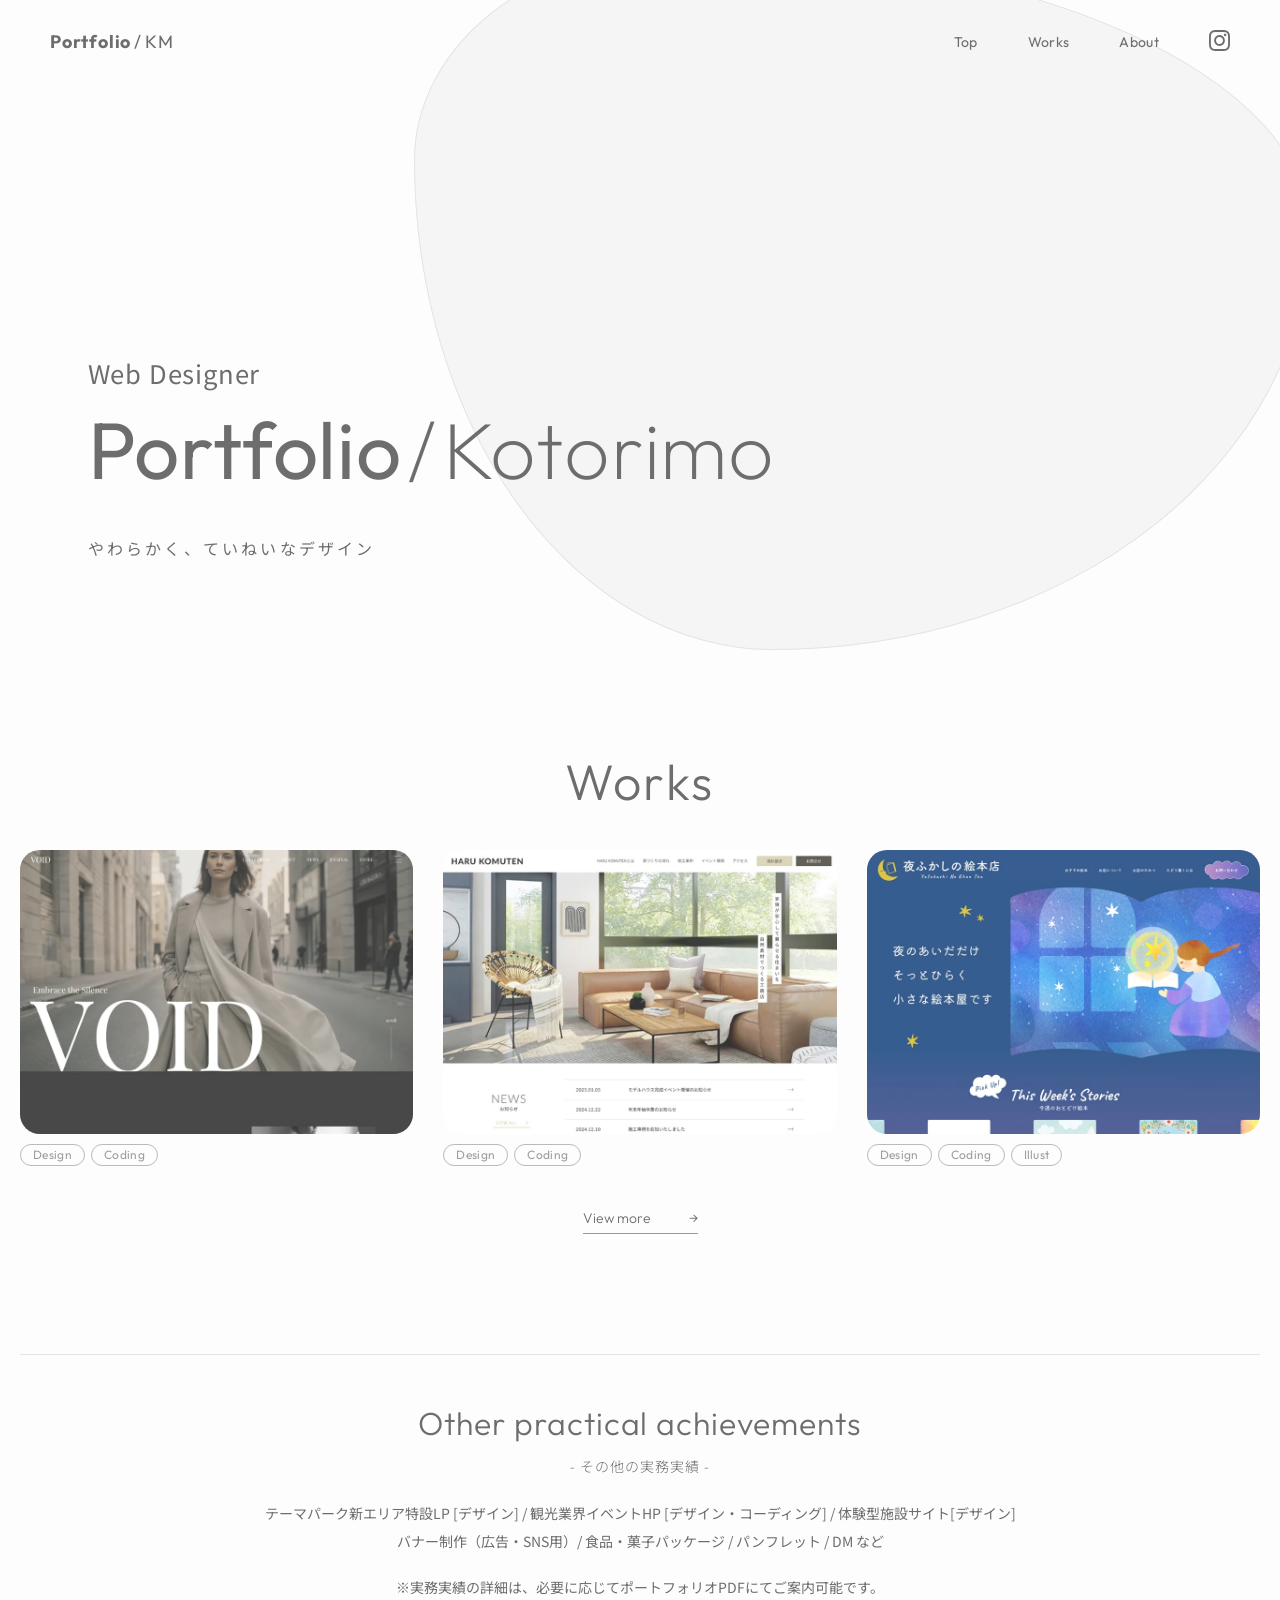
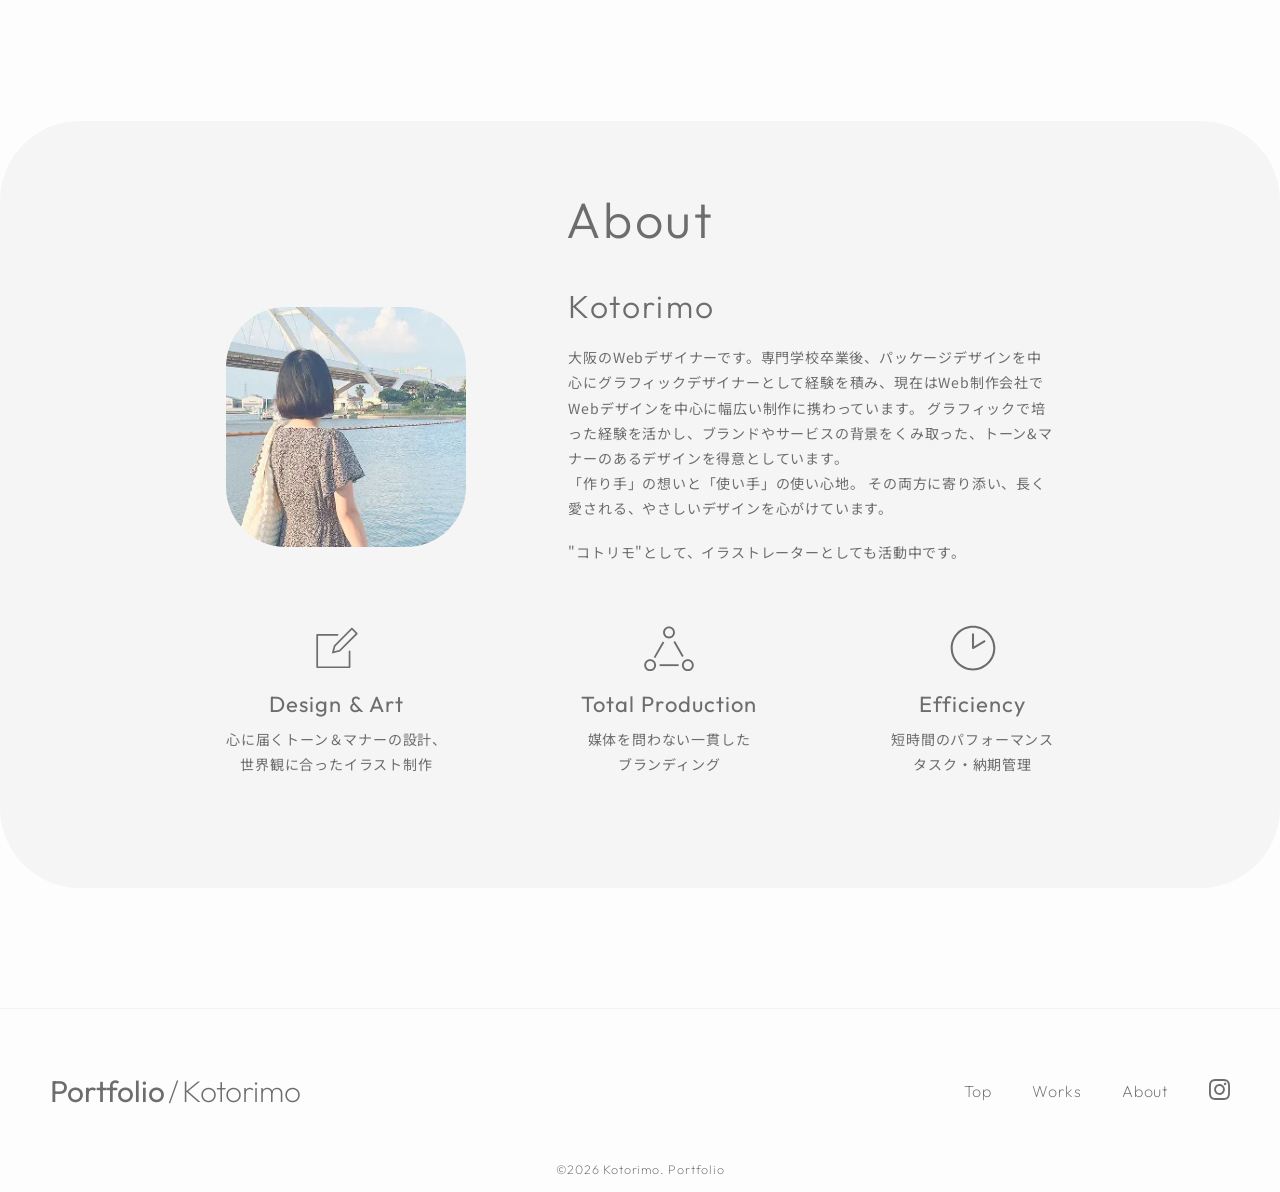
<file: index.html>
<!DOCTYPE html>
<html lang="ja">
<head>
    <meta charset="UTF-8">
    <meta name="viewport" content="width=device-width, initial-scale=1.0">
    <title>Portfolio/Kotorimo</title>
    <link rel="stylesheet" href="assets/css/reset.css">
    <link rel="stylesheet" href="assets/css/common.css">
    <link rel="canonical" href="https://moeko-design.github.io/portfolio/">
    <!-- OGP 基本 -->
    <meta property="og:title" content="Portfolio/Kotorimo" />
<meta property="og:description" content="大阪を拠点に活動するWebデザイナーKotorimoのポートフォリオ。Webデザイン、グラフィックデザイン、イラスト制作などを掲載しています。">    <meta property="og:type" content="website" />
    <meta property="og:url" content="https://moeko-design.github.io/portfolio/"/>
    <meta property="og:image" content="https://moeko-design.github.io/portfolio/assets/images/ogp.png" />
    <meta property="og:site_name" content="Portfolio/Kotorimo" />
    <meta name="description" content="大阪を拠点に活動するWebデザイナーKotorimoのポートフォリオ。Webデザイン、グラフィックデザイン、イラスト制作などの実績・自主制作を掲載しています。">
    <!--favicon-->
    <link rel="icon" href="assets/images/favicon.ico" id="favicon">
    <link rel="apple-touch-icon" sizes="180x180" href="assets/images/favicon180x180.png">
    <!--Google Font-->
    <link rel="preconnect" href="https://fonts.googleapis.com">
    <link rel="preconnect" href="https://fonts.gstatic.com" crossorigin>
    <link href="https://fonts.googleapis.com/css2?family=Outfit:wght@200;300;400&family=Noto+Sans+JP:wght@400&display=swap" rel="stylesheet">
    <!--Google Console-->
    <meta name="google-site-verification" content="6K4Z1dsUZo3_PM3ZOLrh1gN17eTgrgdVkQCW3r9zL08" />
</head>
<body>
    <header class="header">
        <div class="header__logo">
            <a href="#fv"><strong>Portfolio</strong><span>/</span>KM</a>
        </div>
        <nav class="header__nav">
            <ul class="header__list">
                <li class="header__item"><a href="#fv">Top</a></li>
                <li class="header__item"><a href="works.html">Works</a></li>
                <li class="header__item"><a href="#about">About</a></li>
                <li><a href="https://www.instagram.com/kotori_mo_d" target="_blank" rel="noopener noreferrer"><img src="assets/images/insta.svg" alt="Instagram" loading="lazy"></a></li>
                <!--<li class="header__item"><a href="#">Contact</a></li>-->
            </ul>
        </nav>
    </header>
    <main>
        <section id="fv" class="fv">
            <div class="round-wrap">
                <div class="round"></div>
            </div>
            <div class="line_round-wrap">
                <div class="line_round"></div>
            </div>
            <div class="fv__inner">
                <div class="fv__title js-fv-title">
                    <p class="fv__job js-fv-item">Web Designer</p>
                    <h1 class="js-fv-item"><strong>Portfolio</strong><span>/</span><br class="sp_br">Kotorimo</h1>
                    <p class="js-fv-item">やわらかく、ていねいなデザイン</p>
                </div>
            </div>
        </section>
        <section id="works" class="works">
            <div class="works__inner">
                <h2 class="top_heading fade-in">Works</h2>
                <ul class="works__list">
                    <li class="works__item fade-in">
                        <a href="works_void.html" class="works__imgwrap">
                            <img src="assets/images/works_2.webp" alt="VOID" loading="lazy">
                        </a>
                        <ul class="works__tab_list">
                            <li class="works__tab_item">Design</li>
                            <li class="works__tab_item">Coding</li>
                        </ul>
                    </li>
                    <li class="works__item fade-in">
                        <a href="works_haru.html" class="works__imgwrap">
                            <img src="assets/images/works_1.webp" alt="HARU KOMUTEN" loading="lazy">
                        </a>
                        <ul class="works__tab_list">
                            <li class="works__tab_item">Design</li>
                            <li class="works__tab_item">Coding</li>
                        </ul>
                    </li>
                    <li class="works__item fade-in">
                        <a href="works_yofukashi.html" class="works__imgwrap">
                            <img src="assets/images/works_3.webp" alt="夜更かし絵本店" loading="lazy">
                        </a>
                        <ul class="works__tab_list">
                            <li class="works__tab_item">Design</li>
                            <li class="works__tab_item">Coding</li>
                            <li class="works__tab_item">Illust</li>
                        </ul>
                    </li>
                </ul>
                <div class="work-nav">
                    <a href="works.html" class="work-next">
                        <span class="work-next__text">View more</span>
                        <span class="work-next__arrow">→</span>
                    </a>
                </div>
                <div class="works__other fade-in">
                    <h3 >Other practical achievements<br><span>- その他の実務実績 -</span></h3>
                    <p>テーマパーク新エリア特設LP [デザイン]<span> / </span><br class="sp_br">観光業界イベントHP [デザイン・コーディング]<span> / </span><br class="sp_br">体験型施設サイト[デザイン]</p>
                    <p>バナー制作（広告・SNS用）<span>/ </span><br class="sp_br">食品・菓子パッケージ<span> / </span><br class="sp_br">パンフレット / DM など</p>
                    <br><p>※実務実績の詳細は、必要に応じてポートフォリオPDFにてご案内可能です。</p>
                </div>
                <!--<a href="#" class="btn  fade-in">View More<span class="btn_arrow"></span></a>-->
            </div>
        </section>
        <section id="about" class="about">
            <h2 class="top_heading fade-in">About</h2>
            <div class="about__inner">
                <div class="about__profile">
                    <img src="assets/images/about_top.webp" alt="プロフィールイメージ"  class="about__img  fade-in" loading="lazy">
                    <div class=" fade-in">
                        <div class="about__name ">
                            <h3>Kotorimo</h3>
                        </div>
                        <p>大阪のWebデザイナーです。専門学校卒業後、パッケージデザインを中心にグラフィックデザイナーとして経験を積み、現在はWeb制作会社でWebデザインを中心に幅広い制作に携わっています。
                            グラフィックで培った経験を活かし、ブランドやサービスの背景をくみ取った、トーン&マナーのあるデザインを得意としています。</p>
                        <p>「作り手」の想いと「使い手」の使い心地。 その両方に寄り添い、長く愛される、やさしいデザインを心がけています。</p>
                        <br>
                        <p>"コトリモ"として、イラストレーターとしても活動中です。</p>
                    </div>
                </div>
                <div class="about__strengths">
                    <div class="fade-in">
                        <img src="assets/images/ta-icon1.svg" alt=""  class="about__icon" loading="lazy">
                        <h4>Design & Art</h4>
                        <p>心に届くトーン＆マナーの設計、<br>世界観に合ったイラスト制作</p>
                    </div>
                    <div class="fade-in">
                        <img src="assets/images/ta-icon2.svg" alt=""  class="about__icon" loading="lazy">
                        <h4>Total Production</h4>
                        <p>媒体を問わない一貫した<br>ブランディング</p>
                    </div>
                    <div class="fade-in">
                        <img src="assets/images/ta-icon3.svg" alt=""  class="about__icon" loading="lazy">
                        <h4>Efficiency</h4>
                        <p>短時間のパフォーマンス<br>タスク・納期管理</p>
                    </div>
                </div>
                <!--<a href="#" class="btn about__btn  fade-in">View More<span class="btn_arrow"></span></a>-->
            </div>
        </section>
        <!--<section id="contact" class="contact">
            <a class="contact__btn">Contact</a>
        </section>-->
    </main>
    <footer class="footer">
        <div class="footer__inner">
            <div class="footer__logo">
                <a href="#fv"><strong>Portfolio</strong><span>/</span>Kotorimo</a>
            </div>
            <nav class="footer__nav">
                <ul class="footer__list">
                    <li class="footer__item"><a href="#fv">Top</a></li>
                    <li class="footer__item"><a href="works.html">Works</a></li>
                    <li class="footer__item"><a href="#about">About</a></li>
                     <li><a href="https://www.instagram.com/kotori_mo_d" target="_blank" rel="noopener noreferrer"><img src="assets/images/insta.svg" alt="Instagram" loading="lazy"></a></li>
                    <!--<li class="footer__item"><a href="#">Contact</a></li>-->
                </ul>
            </nav>
        </div>
        <div class="copyright">&copy;2026 Kotorimo. Portfolio</div>
    </footer>
    <script src="https://code.jquery.com/jquery-3.6.0.min.js" defer></script>
    <script src="assets/js/script.js" defer></script>
</body>
</html>
</file>
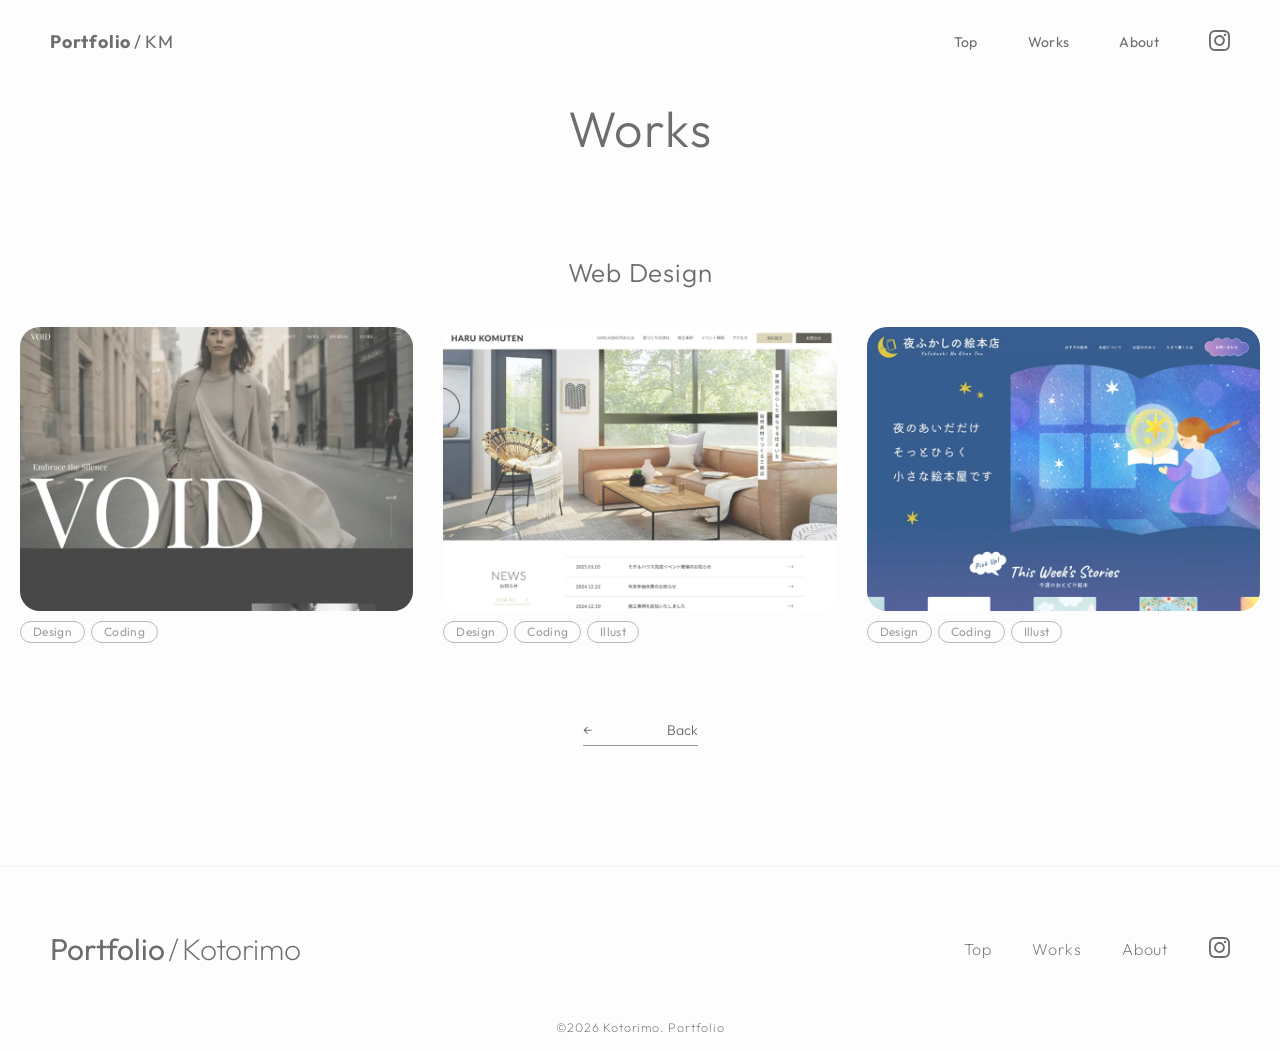
<file: works.html>
<!DOCTYPE html>
<html lang="ja">
<head>
    <meta charset="UTF-8">
    <meta name="viewport" content="width=device-width, initial-scale=1.0">
    <title>Portfolio/Kotorimo</title>
    <link rel="stylesheet" href="assets/css/reset.css">
    <link rel="stylesheet" href="assets/css/common.css">
    <link rel="canonical" href="https://moeko-design.github.io/portfolio/works.html">
    <!-- OGP 基本 -->
    <meta property="og:title" content="Portfolio/Kotorimo" />
<meta property="og:description" content="大阪を拠点に活動するWebデザイナーKotorimoのポートフォリオ。Webデザイン、グラフィックデザイン、イラスト制作などを掲載しています。">    <meta property="og:type" content="website" />
    <meta property="og:url" content="https://moeko-design.github.io/portfolio/works.html"/>
    <meta property="og:image" content="https://moeko-design.github.io/portfolio/assets/images/ogp.png" />
    <meta property="og:site_name" content="Portfolio/Kotorimo" />
    <meta name="description" content="大阪を拠点に活動するWebデザイナーKotorimoのポートフォリオ。Webデザイン、グラフィックデザイン、イラスト制作などの実績・自主制作を掲載しています。">
    <!--favicon-->
    <link rel="icon" href="assets/images/favicon.ico" id="favicon">
    <link rel="apple-touch-icon" sizes="180x180" href="assets/images/favicon180x180.png">
    <!--Google Font-->
    <link rel="preconnect" href="https://fonts.googleapis.com">
    <link rel="preconnect" href="https://fonts.gstatic.com" crossorigin>
    <link href="https://fonts.googleapis.com/css2?family=Outfit:wght@200;300;400&family=Noto+Sans+JP:wght@400&display=swap" rel="stylesheet">
    <!--Google Console-->
    <meta name="google-site-verification" content="6K4Z1dsUZo3_PM3ZOLrh1gN17eTgrgdVkQCW3r9zL08" />
</head>
<body>
    <header class="header">
        <div class="header__logo">
            <a href="index.html#fv"><strong>Portfolio</strong><span>/</span>KM</a>
        </div>
        <nav class="header__nav">
            <ul class="header__list">
                <li class="header__item"><a href="index.html#fv">Top</a></li>
                <li class="header__item"><a href="works.html">Works</a></li>
                <li class="header__item"><a href="index.html#about">About</a></li>
                <li><a href="https://www.instagram.com/kotori_mo_d" target="_blank" rel="noopener noreferrer"><img src="assets/images/insta.svg" alt="Instagram" loading="lazy"></a></li>
                <!--<li class="header__item"><a href="#">Contact</a></li>-->
            </ul>
        </nav>
    </header>
    <main>
        <section id="works" class="works">
            <div class="works__inner works__inner--workstop">
                <h2 class="works__heading">Works</h2>
                <h3 class="works__category">Web Design</h3>
                <ul class="works__list">
                    <li class="works__item">
                        <a href="works_void.html" class="works__imgwrap">
                            <img src="assets/images/works_2.webp" alt="VOID" loading="lazy">
                        </a>
                        <ul class="works__tab_list">
                            <li class="works__tab_item">Design</li>
                            <li class="works__tab_item">Coding</li>
                        </ul>
                    </li>
                    <li class="works__item">
                        <a href="works_haru.html" class="works__imgwrap">
                            <img src="assets/images/works_1.webp" alt="HARU KOMUTEN" loading="lazy">
                        </a>
                        <ul class="works__tab_list">
                            <li class="works__tab_item">Design</li>
                            <li class="works__tab_item">Coding</li>
                            <li class="works__tab_item">Illust</li>
                        </ul>
                    </li>
                    <li class="works__item">
                        <a href="works_yofukashi.html" class="works__imgwrap">
                            <img src="assets/images/works_3.webp" alt="夜更かし絵本店" loading="lazy">
                        </a>
                        <ul class="works__tab_list">
                            <li class="works__tab_item">Design</li>
                            <li class="works__tab_item">Coding</li>
                            <li class="works__tab_item">Illust</li>
                        </ul>
                    </li>
                </ul>
            <div class="work-nav work-nav--workstop">
            <a href="./" class="work-back">
                <span class="work-back__arrow">←</span>
                <span class="work-back__text">Back</span>
            </a>
        </div>
        </div>
        </section>
        
        <!--<section id="contact" class="contact">
            <a class="contact__btn">Contact</a>
        </section>-->
    </main>
    <footer class="footer">
        <div class="footer__inner">
            <div class="footer__logo">
                <a href="index.html#fv"><strong>Portfolio</strong><span>/</span>Kotorimo</a>
            </div>
            <nav class="footer__nav">
                <ul class="footer__list">
                    <li class="footer__item"><a href="index.html#fv">Top</a></li>
                    <li class="footer__item"><a href="works.html">Works</a></li>
                    <li class="footer__item"><a href="index.html#about">About</a></li>
                     <li><a href="https://www.instagram.com/kotori_mo_d" target="_blank" rel="noopener noreferrer"><img src="assets/images/insta.svg" alt="Instagram" loading="lazy"></a></li>
                    <!--<li class="footer__item"><a href="#">Contact</a></li>-->
                </ul>
            </nav>
        </div>
        <div class="copyright">&copy;2026 Kotorimo. Portfolio</div>
    </footer>
    <script src="https://code.jquery.com/jquery-3.6.0.min.js" defer></script>
    <script src="assets/js/script.js" defer></script>
</body>
</html>
</file>
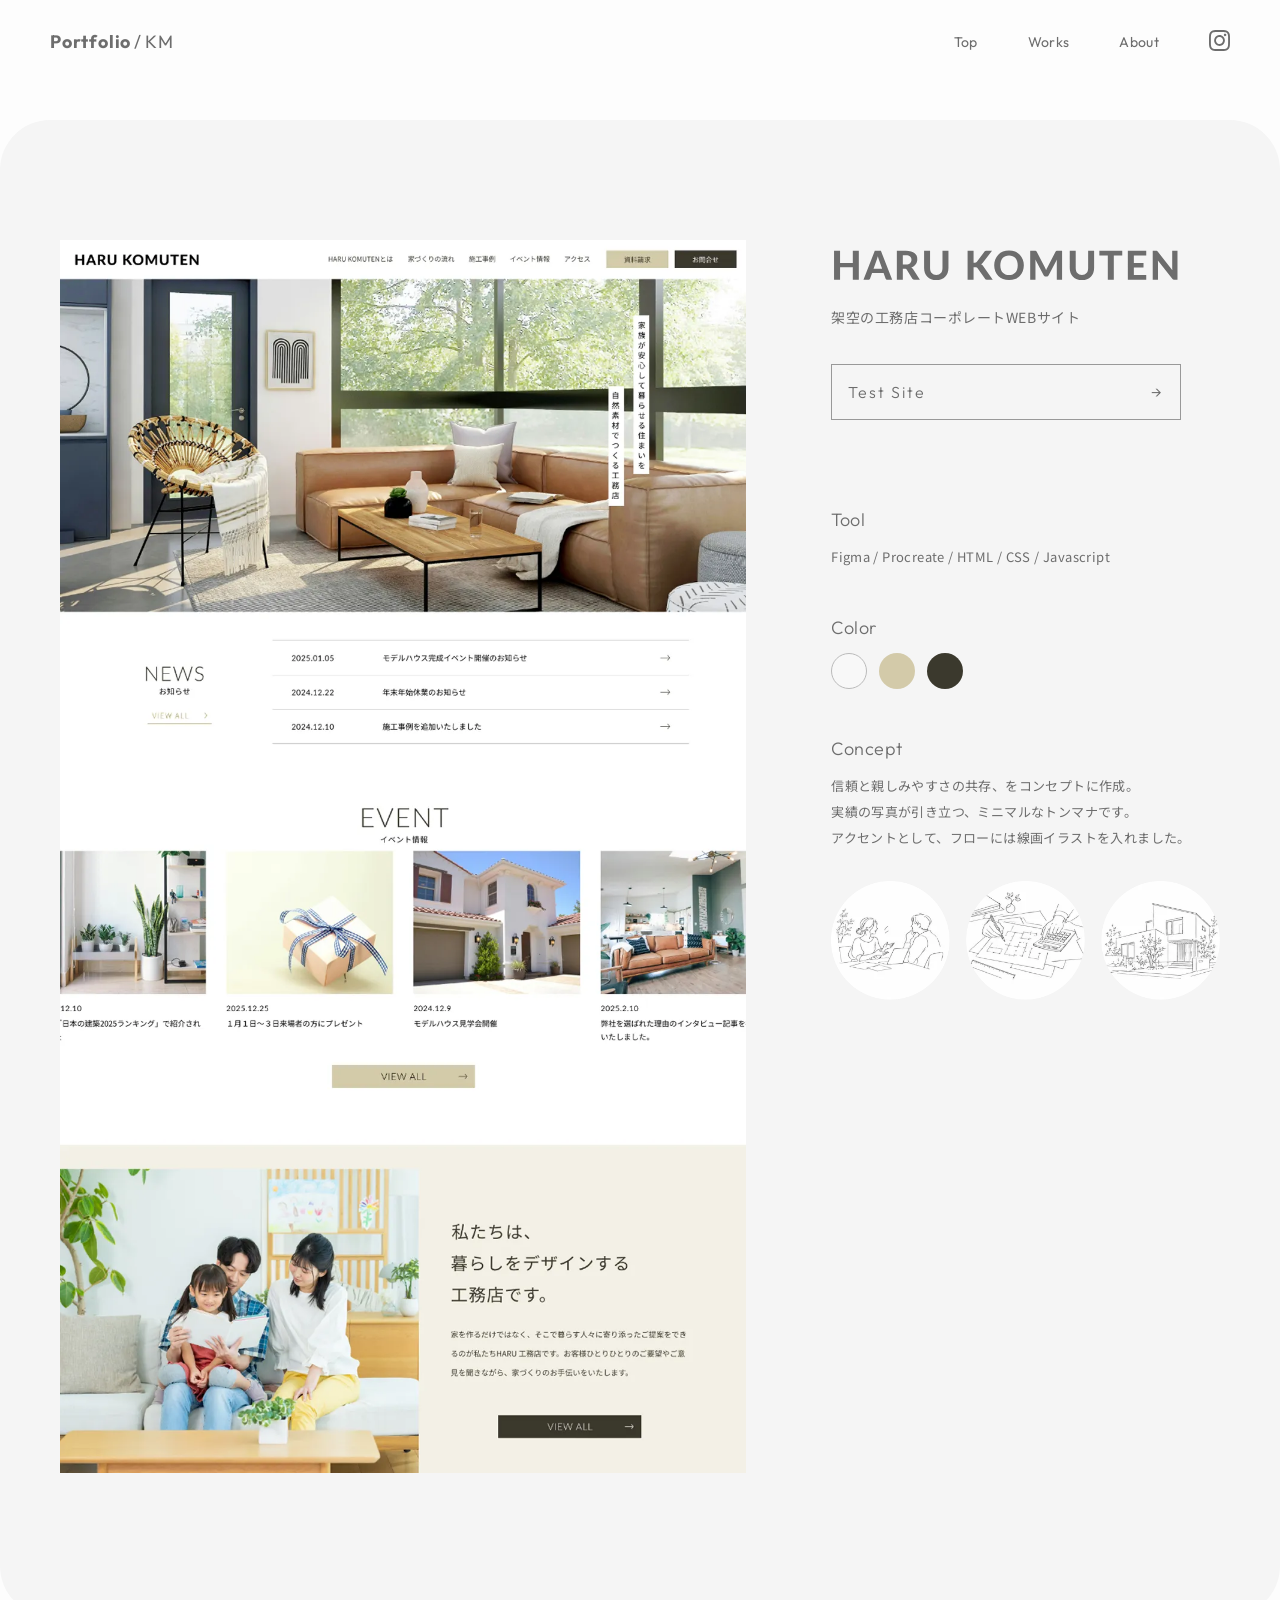
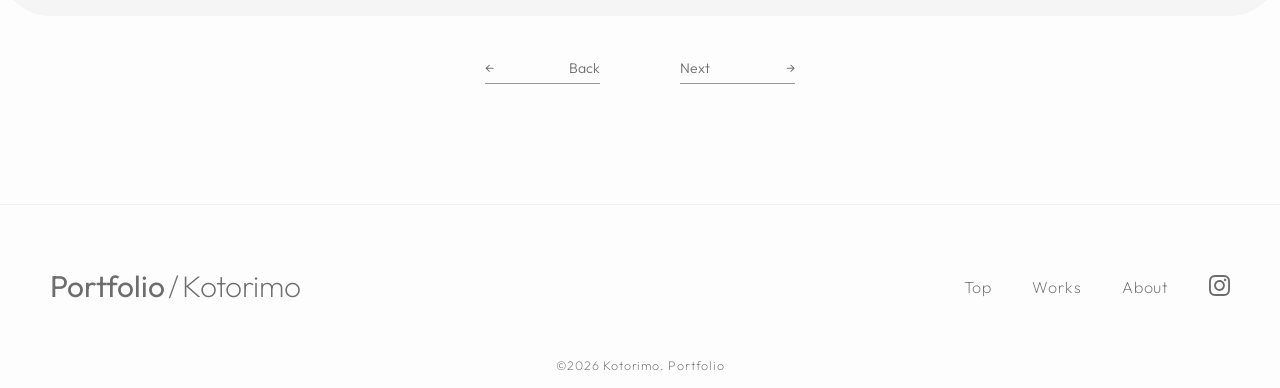
<file: works_haru.html>
<!DOCTYPE html>
<html lang="ja">
<head>
    <meta charset="UTF-8">
    <meta name="viewport" content="width=device-width, initial-scale=1.0">
    <title>Portfolio/Kotorimo</title>
    <link rel="stylesheet" href="assets/css/reset.css">
    <link rel="stylesheet" href="assets/css/common.css">
    <link rel="canonical" href="https://moeko-design.github.io/portfolio/works_haru.html">
    <!-- OGP 基本 -->
    <meta property="og:title" content="Portfolio/Kotorimo" />
    <meta property="og:description" content="大阪を拠点に活動するWebデザイナーKotorimoのポートフォリオ。Webデザイン、グラフィックデザイン、イラスト制作などを掲載しています。">    <meta property="og:type" content="website" />
    <meta property="og:url" content="https://moeko-design.github.io/portfolio/works_haru.html"/>
    <meta property="og:image" content="https://moeko-design.github.io/portfolio/assets/images/ogp.png" />
    <meta property="og:site_name" content="Portfolio/Kotorimo" />
    <meta name="description" content="大阪を拠点に活動するWebデザイナーKotorimoのポートフォリオ。Webデザイン、グラフィックデザイン、イラスト制作などの実績・自主制作を掲載しています。">
    <!--favicon-->
    <link rel="icon" href="assets/images/favicon.ico" id="favicon">
    <link rel="apple-touch-icon" sizes="180x180" href="assets/images/favicon180x180.png">
    <!--Google Font-->
    <link rel="preconnect" href="https://fonts.googleapis.com">
    <link rel="preconnect" href="https://fonts.gstatic.com" crossorigin>
    <link href="https://fonts.googleapis.com/css2?family=Outfit:wght@200;300;400&family=Noto+Sans+JP:wght@400&display=swap" rel="stylesheet">
    <!--Google Console-->
    <meta name="google-site-verification" content="6K4Z1dsUZo3_PM3ZOLrh1gN17eTgrgdVkQCW3r9zL08" />
</head>
<body>
    <header class="header">
        <div class="header__logo">
            <a href="index.html#fv"><strong>Portfolio</strong><span>/</span>KM</a>
        </div>
        <nav class="header__nav">
            <ul class="header__list">
                <li class="header__item"><a href="index.html#fv">Top</a></li>
                <li class="header__item"><a href="works.html">Works</a></li>
                <li class="header__item"><a href="index.html#about">About</a></li>
                <li><a href="https://www.instagram.com/kotori_mo_d" target="_blank" rel="noopener noreferrer"><img src="assets/images/insta.svg" alt="Instagram" loading="lazy"></a></li>
                <!--<li class="header__item"><a href="#">Contact</a></li>-->
            </ul>
        </nav>
    </header>
      <main>
        <section class="work-detail">
            <div class="work-detail__inner">
                <!-- 左側：PCサイト全体 -->
                <div class="work-detail__visual">
                     <a href="demo/haru_komuten/" target="_blank" rel="noopener noreferrer">
                    <img
                        src="assets/images/haru_pc.webp"
                        alt="HARU工務店 PCデザイン"
                        class="work-detail__pc">
                        </a>
                </div>
                <!-- 右側 -->
                <div class="work-detail__content">
                    <div class="work-detail__header">
                        <h1 class="work-detail__title">
                            <img src="assets/images/haru_logo.svg" alt="HARU工務店">
                        </h1>
                        <p class="work-detail__subtitle">架空の工務店コーポレートWEBサイト</p>
                        <a href="demo/haru_komuten/" class="work-detail__site" target="_blank" rel="noopener noreferrer">
                            <span>Test Site</span>
                            <span aria-hidden="true">→</span>
                        </a>
                    </div> 
                    <div class="work-detail__info">
                        <!-- Tool -->
                        <div class="work-detail__block">
                            <h2 class="work-detail__heading">
                                Tool
                            </h2>
                            <p class="work-detail__text">
                                Figma / Procreate / HTML / CSS / Javascript
                            </p>
                        </div>

                        <!-- Color -->
                        <div class="work-detail__block">
                            <h2 class="work-detail__heading">
                                Color
                            </h2>
                            <ul class="work-detail__color-list">
                                <li class="work-detail__color work-detail__color--04"
                                    aria-label="Black"></li>
                                <li class="work-detail__color work-detail__color--05" aria-label="White"></li>
                                <li class="work-detail__color work-detail__color--06" aria-label="Dark Gray"></li>
                            </ul>
                        </div>
                        <!-- Concept -->
                        <div class="work-detail__block">
                            <h2 class="work-detail__heading">Concept
                            </h2>
                            <p class="work-detail__concept">
                                信頼と親しみやすさの共存、をコンセプトに作成。<br>
                                実績の写真が引き立つ、ミニマルなトンマナです。<br>
                                アクセントとして、フローには線画イラストを入れました。<br>
                            </p>
                            <div class="work-detail__illust">
                                <img src="assets/images/haru_illust.webp" alt="HARU工務店イラスト抜粋">
                            </div>
                        </div>
                    </div>
                </div>
            </div>
        </section>
        <div class="work-nav">
            <a href="works_void.html" class="work-back">
                <span class="work-back__arrow">←</span>
                <span class="work-back__text">Back</span>
            </a>
            <a href="works_yofukashi.html" class="work-next">
                <span class="work-next__text">Next</span>
                <span class="work-next__arrow">→</span>
            </a>
        </div>

    </main>
   <footer class="footer">
        <div class="footer__inner">
            <div class="footer__logo">
                <a href="index.html#fv"><strong>Portfolio</strong><span>/</span>Kotorimo</a>
            </div>
            <nav class="footer__nav">
                <ul class="footer__list">
                    <li class="footer__item"><a href="index.html#fv">Top</a></li>
                    <li class="footer__item"><a href="works.html">Works</a></li>
                    <li class="footer__item"><a href="index.html#about">About</a></li>
                     <li><a href="https://www.instagram.com/kotori_mo_d" target="_blank" rel="noopener noreferrer"><img src="assets/images/insta.svg" alt="Instagram" loading="lazy"></a></li>
                    <!--<li class="footer__item"><a href="#">Contact</a></li>-->
                </ul>
            </nav>
        </div>
        <div class="copyright">&copy;2026 Kotorimo. Portfolio</div>
    </footer>
    <script src="https://code.jquery.com/jquery-3.6.0.min.js" defer></script>
    <script src="assets/js/script.js" defer></script>
</body>
</html>
</file>
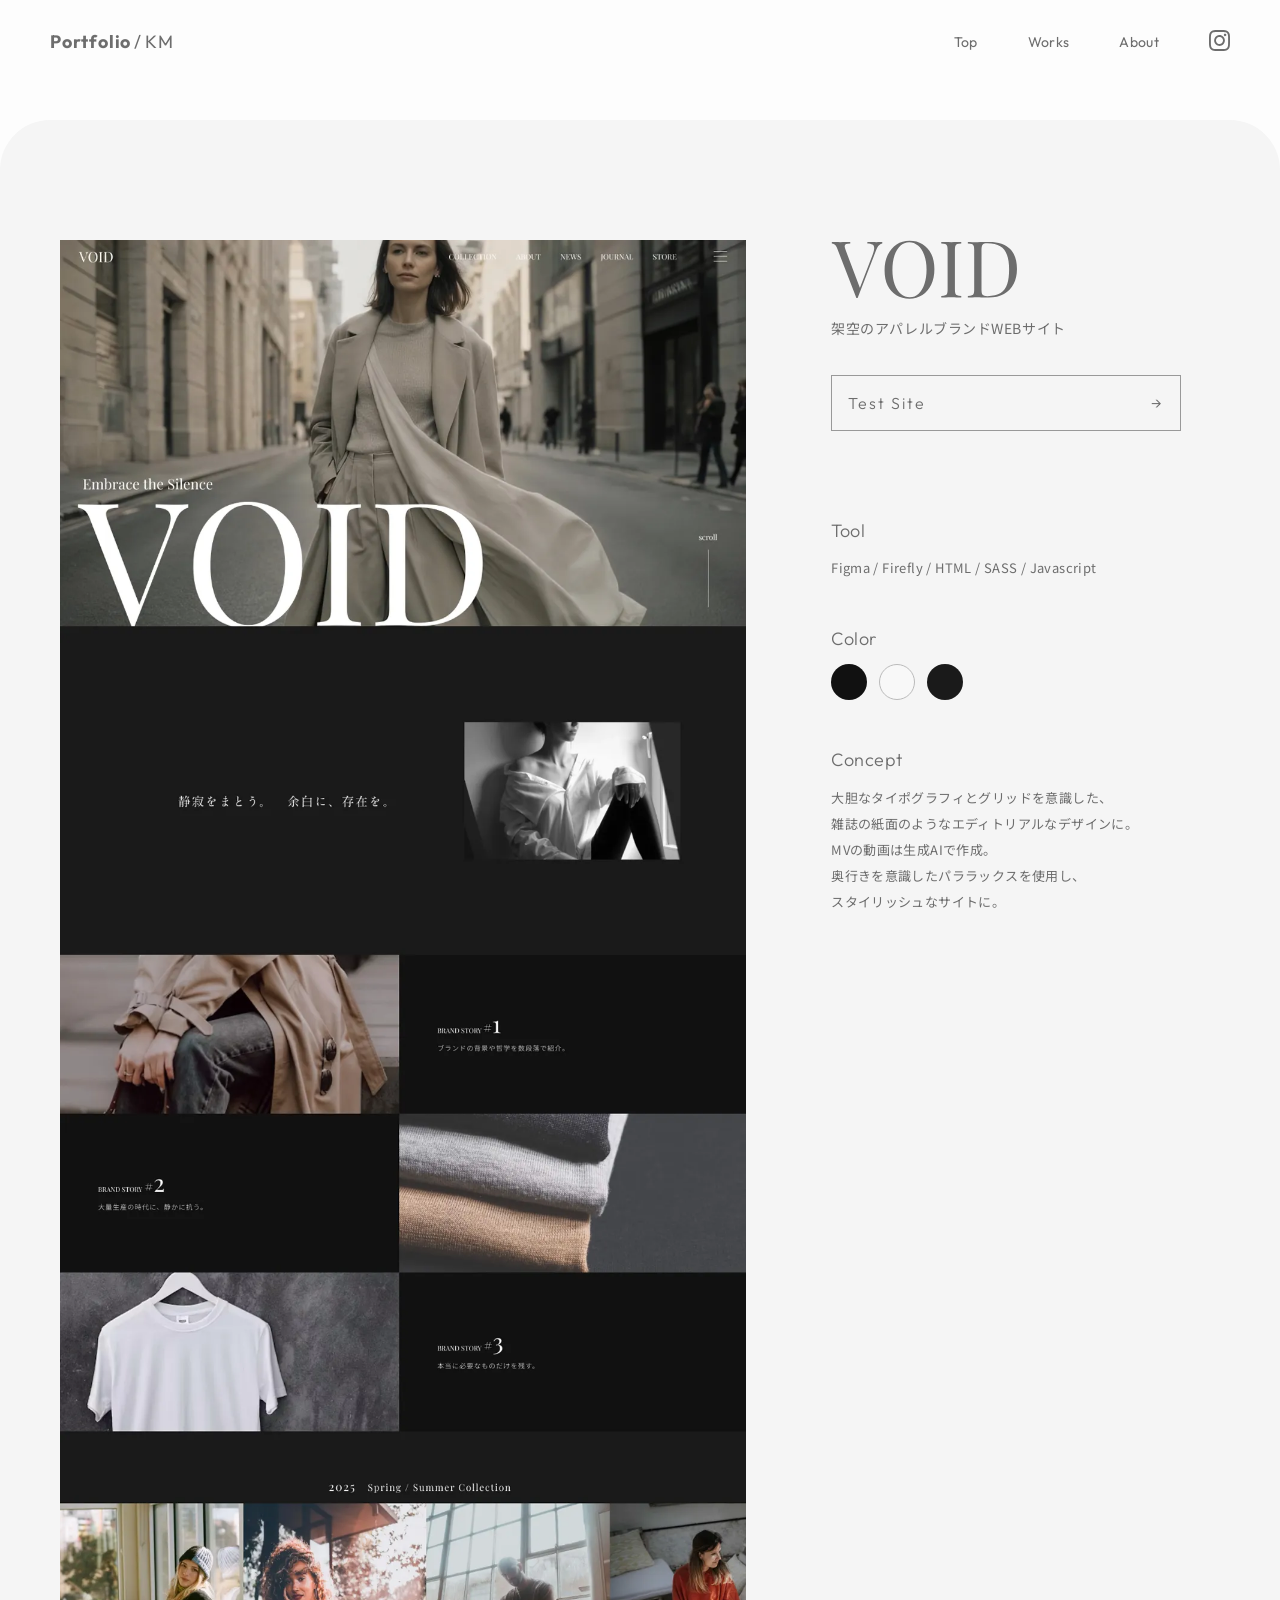
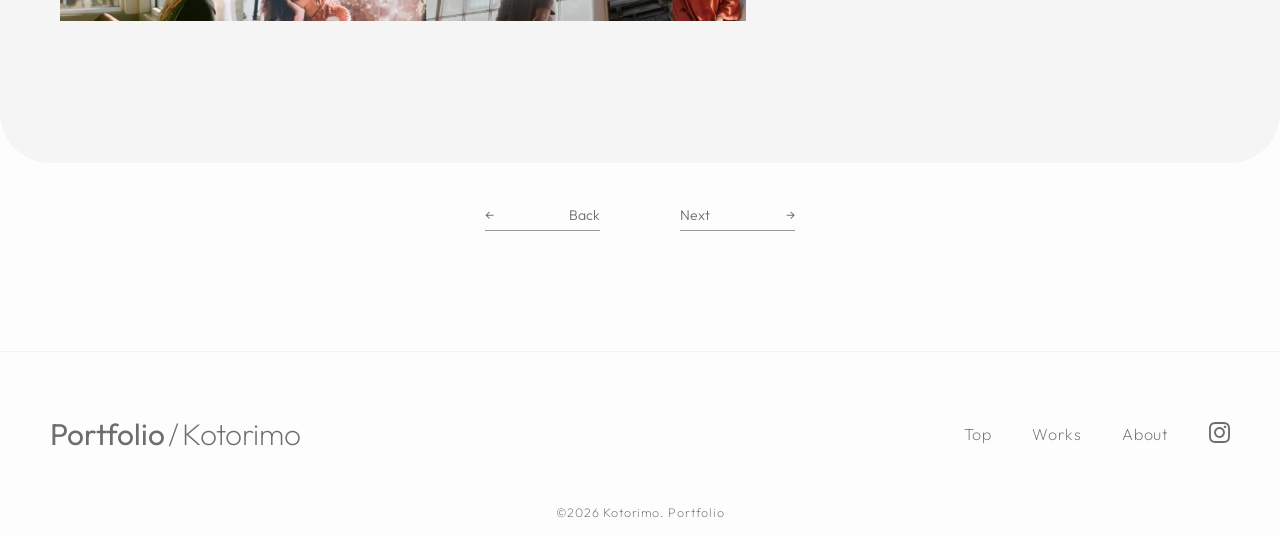
<file: works_void.html>
<!DOCTYPE html>
<html lang="ja">
<head>
    <meta charset="UTF-8">
    <meta name="viewport" content="width=device-width, initial-scale=1.0">
    <title>Portfolio/Kotorimo</title>
    <link rel="stylesheet" href="assets/css/reset.css">
    <link rel="stylesheet" href="assets/css/common.css">
    <link rel="canonical" href="https://moeko-design.github.io/portfolio/works_void.html">
    <!-- OGP 基本 -->
    <meta property="og:title" content="Portfolio/Kotorimo" />
<meta property="og:description" content="大阪を拠点に活動するWebデザイナーKotorimoのポートフォリオ。Webデザイン、グラフィックデザイン、イラスト制作などを掲載しています。">    <meta property="og:type" content="website" />
    <meta property="og:url" content="https://moeko-design.github.io/portfolio/works_void.html"/>
    <meta property="og:image" content="https://moeko-design.github.io/portfolio/assets/images/ogp.png" />
    <meta property="og:site_name" content="Portfolio/Kotorimo" />
    <meta name="description" content="大阪を拠点に活動するWebデザイナーKotorimoのポートフォリオ。Webデザイン、グラフィックデザイン、イラスト制作などの実績・自主制作を掲載しています。">
    <!--favicon-->
    <link rel="icon" href="assets/images/favicon.ico" id="favicon">
    <link rel="apple-touch-icon" sizes="180x180" href="assets/images/favicon180x180.png">
    <!--Google Font-->
    <link rel="preconnect" href="https://fonts.googleapis.com">
    <link rel="preconnect" href="https://fonts.gstatic.com" crossorigin>
    <link href="https://fonts.googleapis.com/css2?family=Outfit:wght@200;300;400&family=Noto+Sans+JP:wght@400&display=swap" rel="stylesheet">
    <!--Google Console-->
    <meta name="google-site-verification" content="6K4Z1dsUZo3_PM3ZOLrh1gN17eTgrgdVkQCW3r9zL08" />
</head>
<body>
    <header class="header">
        <div class="header__logo">
            <a href="index.html#fv"><strong>Portfolio</strong><span>/</span>KM</a>
        </div>
        <nav class="header__nav">
            <ul class="header__list">
                <li class="header__item"><a href="index.html#fv">Top</a></li>
                <li class="header__item"><a href="works.html">Works</a></li>
                <li class="header__item"><a href="index.html#about">About</a></li>
                <li><a href="https://www.instagram.com/kotori_mo_d" target="_blank" rel="noopener noreferrer"><img src="assets/images/insta.svg" alt="Instagram" loading="lazy"></a></li>
                <!--<li class="header__item"><a href="#">Contact</a></li>-->
            </ul>
        </nav>
    </header>
      <main>
        <section class="work-detail">
            <div class="work-detail__inner">
                <!-- 左側：PCサイト全体 -->
                <div class="work-detail__visual">
                    <a href="demo/void/" target="_blank" rel="noopener noreferrer">
                    <img
                        src="assets/images/void_pc.webp"
                        alt="VOID PCデザイン"
                        class="work-detail__pc">
                    </a>
                </div>
                <!-- 右側 -->
                <div class="work-detail__content">
                    <div class="work-detail__header">
                        <h1 class="work-detail__title">
                            <img src="assets/images/void_logo.svg" alt="VOID">
                        </h1>
                        <p class="work-detail__subtitle">架空のアパレルブランドWEBサイト</p>
                        <a href="demo/void/" class="work-detail__site" target="_blank" rel="noopener noreferrer">
                            <span>Test Site</span>
                            <span aria-hidden="true">→</span>
                        </a>
                    </div>
                    <div class="work-detail__info">
                        <!-- Tool -->
                        <div class="work-detail__block">
                            <h2 class="work-detail__heading">
                                Tool
                            </h2>
                            <p class="work-detail__text">
                                Figma / Firefly / HTML / SASS / Javascript
                            </p>
                        </div>

                        <!-- Color -->
                        <div class="work-detail__block">
                            <h2 class="work-detail__heading">
                                Color
                            </h2>
                            <ul class="work-detail__color-list">
                                <li class="work-detail__color work-detail__color--01"
                                    aria-label="Black"></li>
                                <li class="work-detail__color work-detail__color--02" aria-label="White"></li>
                                <li class="work-detail__color work-detail__color--03" aria-label="Dark Gray"></li>
                            </ul>
                        </div>
                        <!-- Concept -->
                        <div class="work-detail__block">
                            <h2 class="work-detail__heading">Concept
                            </h2>
                            <p class="work-detail__concept">
                                大胆なタイポグラフィとグリッドを意識した、<br>
                                雑誌の紙面のようなエディトリアルなデザインに。<br>
                                MVの動画は生成AIで作成。<br>
                                奥行きを意識したパララックスを使用し、<br>
                                スタイリッシュなサイトに。
                            </p>
                        </div>
                    </div>
                </div>
            </div>
        </section>
        <div class="work-nav">
            <a href="works.html" class="work-back">
                <span class="work-back__arrow">←</span>
                <span class="work-back__text">Back</span>
            </a>
            <a href="works_haru.html" class="work-next">
                <span class="work-next__text">Next</span>
                <span class="work-next__arrow">→</span>
            </a>
        </div>

    </main>
    <footer class="footer">
        <div class="footer__inner">
            <div class="footer__logo">
                <a href="index.html#fv"><strong>Portfolio</strong><span>/</span>Kotorimo</a>
            </div>
            <nav class="footer__nav">
                <ul class="footer__list">
                    <li class="footer__item"><a href="index.html#fv">Top</a></li>
                    <li class="footer__item"><a href="works.html">Works</a></li>
                    <li class="footer__item"><a href="index.html#about">About</a></li>
                     <li><a href="https://www.instagram.com/kotori_mo_d" target="_blank" rel="noopener noreferrer"><img src="assets/images/insta.svg" alt="Instagram" loading="lazy"></a></li>
                    <!--<li class="footer__item"><a href="#">Contact</a></li>-->
                </ul>
            </nav>
        </div>
        <div class="copyright">&copy;2026 Kotorimo. Portfolio</div>
    </footer>
    <script src="https://code.jquery.com/jquery-3.6.0.min.js" defer></script>
    <script src="assets/js/script.js" defer></script>
</body>
</html>
</file>
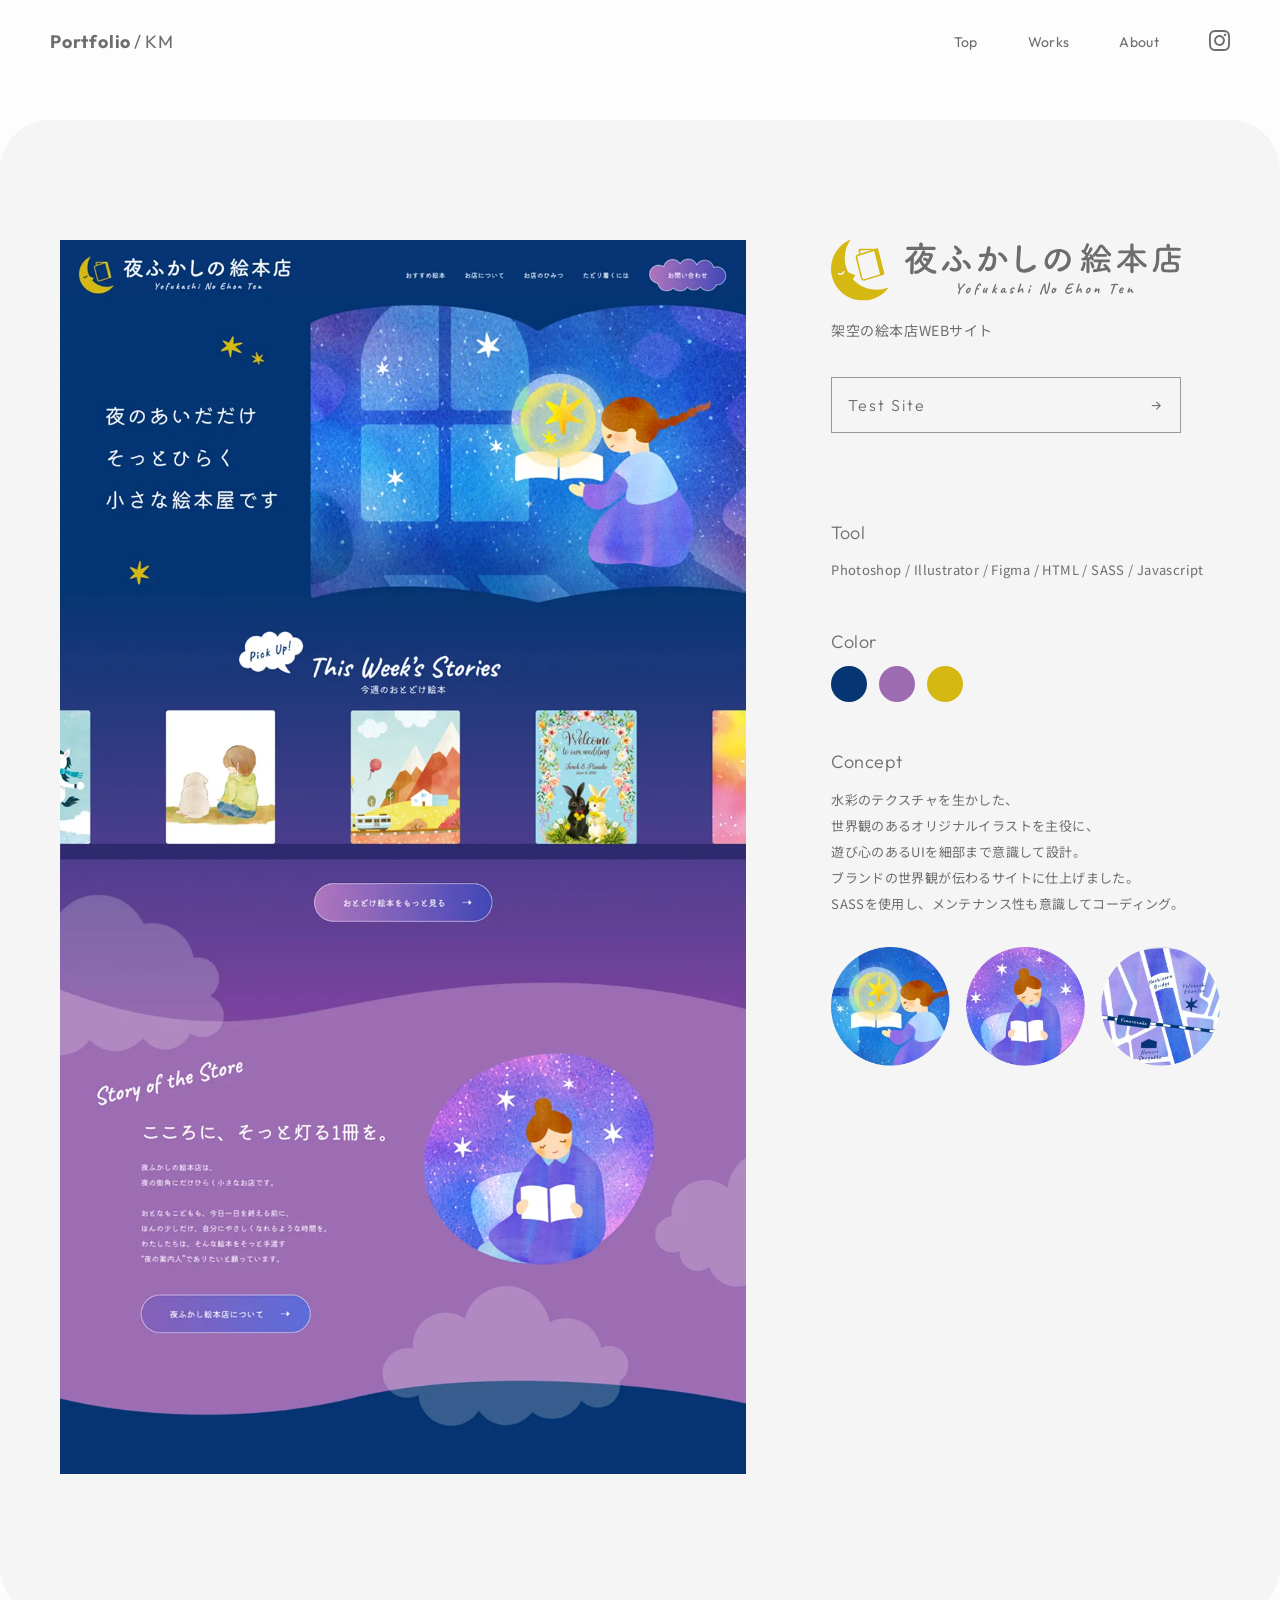
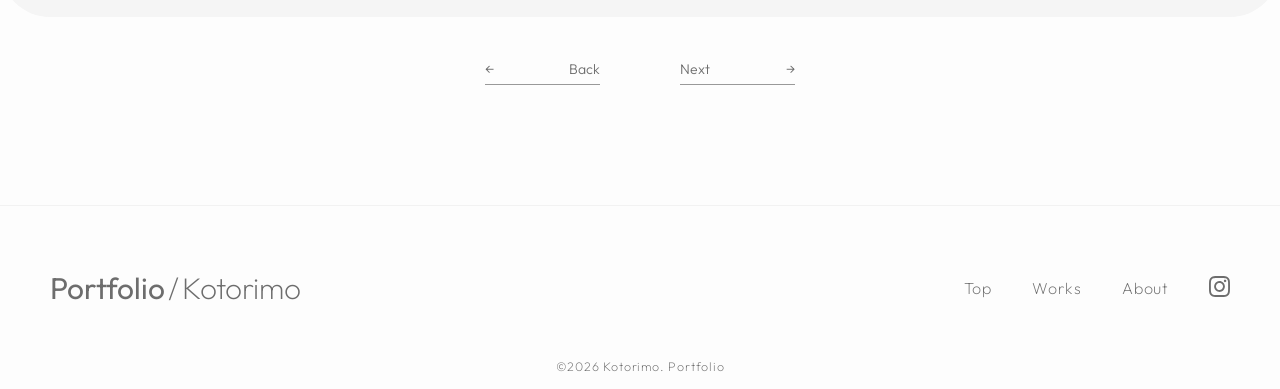
<file: works_yofukashi.html>
<!DOCTYPE html>
<html lang="ja">
<head>
    <meta charset="UTF-8">
    <meta name="viewport" content="width=device-width, initial-scale=1.0">
    <title>Portfolio/Kotorimo</title>
    <link rel="stylesheet" href="assets/css/reset.css">
    <link rel="stylesheet" href="assets/css/common.css">
    <link rel="canonical" href="https://moeko-design.github.io/portfolio/works_yofukashi.html">
    <!-- OGP 基本 -->
    <meta property="og:title" content="Portfolio/Kotorimo" />
<meta property="og:description" content="大阪を拠点に活動するWebデザイナーKotorimoのポートフォリオ。Webデザイン、グラフィックデザイン、イラスト制作などを掲載しています。">    <meta property="og:type" content="website" />
    <meta property="og:url" content="https://moeko-design.github.io/portfolio/works_yofukashi.html"/>
    <meta property="og:image" content="https://moeko-design.github.io/portfolio/assets/images/ogp.png" />
    <meta property="og:site_name" content="Portfolio/Kotorimo" />
    <meta name="description" content="大阪を拠点に活動するWebデザイナーKotorimoのポートフォリオ。Webデザイン、グラフィックデザイン、イラスト制作などの実績・自主制作を掲載しています。">
    <!--favicon-->
    <link rel="icon" href="assets/images/favicon.ico" id="favicon">
    <link rel="apple-touch-icon" sizes="180x180" href="assets/images/favicon180x180.png">
    <!--Google Font-->
    <link rel="preconnect" href="https://fonts.googleapis.com">
    <link rel="preconnect" href="https://fonts.gstatic.com" crossorigin>
    <link href="https://fonts.googleapis.com/css2?family=Outfit:wght@200;300;400&family=Noto+Sans+JP:wght@400&display=swap" rel="stylesheet">
    <!--Google Console-->
    <meta name="google-site-verification" content="6K4Z1dsUZo3_PM3ZOLrh1gN17eTgrgdVkQCW3r9zL08" />
</head>
<body>
    <header class="header">
        <div class="header__logo">
            <a href="index.html#fv"><strong>Portfolio</strong><span>/</span>KM</a>
        </div>
        <nav class="header__nav">
            <ul class="header__list">
                <li class="header__item"><a href="index.html#fv">Top</a></li>
                <li class="header__item"><a href="works.html">Works</a></li>
                <li class="header__item"><a href="index.html#about">About</a></li>
                <li><a href="https://www.instagram.com/kotori_mo_d" target="_blank" rel="noopener noreferrer"><img src="assets/images/insta.svg" alt="Instagram" loading="lazy"></a></li>
                <!--<li class="header__item"><a href="#">Contact</a></li>-->
            </ul>
        </nav>
    </header>
      <main>
        <section class="work-detail">
            <div class="work-detail__inner">
                <!-- 左側：PCサイト全体 -->
                <div class="work-detail__visual">
                    <a href="demo/yofukashi_ehonten/" target="_blank" rel="noopener noreferrer">
                    <img
                        src="assets/images/yofukashi_pc.webp"
                        alt="夜ふかしの絵本店 PCデザイン"
                        class="work-detail__pc">
                    </a>
                </div>
                <!-- 右側 -->
                <div class="work-detail__content">
                    <div class="work-detail__header">
                        <h1 class="work-detail__title">
                            <img src="assets/images/yofukashi_logo.svg" alt="夜ふかしの絵本店">
                        </h1>
                        <p class="work-detail__subtitle">架空の絵本店WEBサイト</p>
                        <a href="demo/yofukashi_ehonten/" class="work-detail__site" target="_blank" rel="noopener noreferrer">
                            <span>Test Site</span>
                            <span aria-hidden="true">→</span>
                        </a>
                    </div>
                    <div class="work-detail__info">
                        <!-- Tool -->
                        <div class="work-detail__block">
                            <h2 class="work-detail__heading">
                                Tool
                            </h2>
                            <p class="work-detail__text">
                                Photoshop / Illustrator / Figma / HTML / SASS / Javascript
                            </p>
                        </div>

                        <!-- Color -->
                        <div class="work-detail__block">
                            <h2 class="work-detail__heading">
                                Color
                            </h2>
                            <ul class="work-detail__color-list">
                                <li class="work-detail__color work-detail__color--07"
                                    aria-label="Black"></li>
                                <li class="work-detail__color work-detail__color--08" aria-label="White"></li>
                                <li class="work-detail__color work-detail__color--09" aria-label="Dark Gray"></li>
                            </ul>
                        </div>
                        <!-- Concept -->
                        <div class="work-detail__block">
                            <h2 class="work-detail__heading">Concept
                            </h2>
                            <p class="work-detail__concept">
                                水彩のテクスチャを生かした、<br>
                                世界観のあるオリジナルイラストを主役に、<br>
                                遊び心のあるUIを細部まで意識して設計。<br>
                                ブランドの世界観が伝わるサイトに仕上げました。<br>
                                SASSを使用し、メンテナンス性も意識してコーディング。
                            </p>
                            <div class="work-detail__illust">
                                <img src="assets/images/yofukashi_illust.webp" alt="夜ふかしの絵本店イラスト抜粋">
                            </div>
                        </div>
                    </div>
                </div>
            </div>
        </section>
        <div class="work-nav">
            <a href="works_haru.html" class="work-back">
                <span class="work-back__arrow">←</span>
                <span class="work-back__text">Back</span>
            </a>
            <a href="works_void.html" class="work-next">
                <span class="work-next__text">Next</span>
                <span class="work-next__arrow">→</span>
            </a>
        </div>

    </main>
    <footer class="footer">
        <div class="footer__inner">
            <div class="footer__logo">
                <a href="index.html#fv"><strong>Portfolio</strong><span>/</span>Kotorimo</a>
            </div>
            <nav class="footer__nav">
                <ul class="footer__list">
                    <li class="footer__item"><a href="index.html#fv">Top</a></li>
                    <li class="footer__item"><a href="works.html">Works</a></li>
                    <li class="footer__item"><a href="index.html#about">About</a></li>
                     <li><a href="https://www.instagram.com/kotori_mo_d" target="_blank" rel="noopener noreferrer"><img src="assets/images/insta.svg" alt="Instagram" loading="lazy"></a></li>
                    <!--<li class="footer__item"><a href="#">Contact</a></li>-->
                </ul>
            </nav>
        </div>
        <div class="copyright">&copy;2026 Kotorimo. Portfolio</div>
    </footer>
    <script src="https://code.jquery.com/jquery-3.6.0.min.js" defer></script>
    <script src="assets/js/script.js" defer></script>
</body>
</html>
</file>
<file: assets/css/common.css>
@charset "UTF-8";
/* ------------------------
  Variables
-------------------------*/
/* ------------------------
  Base
-------------------------*/
body {
  background-color: #FDFDFD;
  color: #6D6D6D;
  font-family: "Noto Sans JP", sans-serif;
  font-weight: 400;
}
body p {
  font-size: 15px;
  line-height: 1.8;
}

h1, h2, h3 {
  font-family: "Outfit", sans-serif;
  font-weight: 200;
}

img {
  width: 100%;
  height: auto;
  display: block;
}

a {
  display: inline-block;
  transition: opacity 0.5s ease;
}

a:hover {
  opacity: 0.5;
}

.btn {
  display: flex;
  align-items: center;
  justify-content: center;
  font-family: "Outfit", sans-serif;
  font-size: clamp(16px, 4vw, 20px);
  font-weight: 400;
  border-bottom: 1px solid #6D6D6D;
  padding: 15px 5px;
  gap: 20px;
  width: fit-content;
  margin: 15px auto;
}

.btn_arrow {
  position: relative;
  display: inline-block;
  width: 16px;
  height: 1px;
  background-color: #6D6D6D;
  margin-left: 6px;
}
.btn_arrow::after {
  content: "";
  position: absolute;
  right: 0;
  top: 50%;
  transform: translateY(-50%) rotate(45deg);
  width: 6px;
  height: 6px;
  border-top: 1px solid #6D6D6D;
  border-right: 1px solid #6D6D6D;
}

@media (min-width: 768px) {
  .sp_br {
    display: none;
  }
}

.fade-in {
  opacity: 0;
  transform: translateY(20px);
  transition: 0.8s ease;
}

.fade-in.show {
  opacity: 1;
  transform: translateY(0);
}

/* ------------------------
  Header
-------------------------*/
.header {
  padding: 20px 24px;
  display: flex;
  justify-content: space-between;
  align-items: center;
  position: fixed;
  top: 0;
  left: 0;
  width: 100%;
  z-index: 3;
}
@media (min-width: 768px) {
  .header {
    padding: 30px 50px;
  }
}
.header__logo {
  font-size: clamp(17px, 1.4vw, 20px);
  font-family: "Outfit", sans-serif;
  letter-spacing: 0.05rem;
}
.header__logo span {
  padding: 0 3px;
}
.header__list {
  display: flex;
  align-items: center;
  justify-content: space-between;
  font-size: clamp(14px, 1.1vw, 16px);
  gap: 20px;
  font-family: "Outfit", sans-serif;
  letter-spacing: 0.02rem;
}
@media (min-width: 768px) {
  .header__list {
    gap: 50px;
  }
}

/* ------------------------
  Top heading
-------------------------*/
.top_heading {
  font-size: clamp(18px, 5.5vw, 36px);
  font-weight: 300;
  text-align: center;
  padding: 20px 0;
  letter-spacing: 0.05em;
}
@media (min-width: 768px) {
  .top_heading {
    font-size: 50px;
    padding: 40px 0;
  }
}

/* ------------------------
  FV
-------------------------*/
.fv {
  position: relative;
  overflow: hidden;
}
.fv__inner {
  position: relative;
  padding: 300px 20px 50px;
  z-index: 2;
}
@media (min-width: 768px) {
  .fv__inner {
    padding: 350px 30px 150px;
  }
}
.fv__title {
  padding-left: 2vw;
}
@media (min-width: 768px) {
  .fv__title {
    padding-left: 4.5vw;
  }
}
.fv__title h1 {
  font-size: 11vw;
  font-weight: 200;
  margin: 10px 0 20px;
  line-height: 1.1;
  letter-spacing: 0.05rem;
}
@media (min-width: 768px) {
  .fv__title h1 {
    font-size: 6.25vw;
  }
}
.fv__title h1 span {
  padding: 0 5px;
}
.fv__title h1 strong {
  font-weight: 400;
}
.fv__title > p:not(.fv__job) {
  font-size: 13px;
  letter-spacing: 0.2rem;
  padding-top: 50px;
}
@media (min-width: 768px) {
  .fv__title > p:not(.fv__job) {
    font-size: 16px;
    padding-top: 20px;
  }
}
.fv__job {
  font-size: 5vw;
  font-weight: 400;
  letter-spacing: 0.05rem;
}
@media (min-width: 768px) {
  .fv__job {
    font-size: 2vw;
  }
}

.round-wrap,
.line_round-wrap {
  position: absolute;
  top: 70px;
  right: -10%;
  width: 90%;
  height: 400px;
  overflow: hidden;
  z-index: -1;
}
@media (min-width: 768px) {
  .round-wrap,
  .line_round-wrap {
    top: -50px;
    right: -30px;
    width: 70%;
    height: 700px;
  }
}

.round {
  width: 100%;
  height: 100%;
  border-radius: 30% 70% 60% 40%/30% 40% 60% 70%;
  animation: round_anime 7s ease-in-out infinite;
  background-color: #F5F5F5;
  overflow: hidden;
  position: absolute;
}

@keyframes round_anime {
  0% {
    border-radius: 32% 68% 65% 35%/33% 38% 58% 72%;
  }
  25% {
    border-radius: 50% 50% 45% 55%/45% 55% 60% 40%;
  }
  50% {
    border-radius: 68% 32% 30% 70%/52% 68% 32% 48%;
  }
  75% {
    border-radius: 55% 45% 50% 50%/50% 50% 65% 35%;
  }
  100% {
    border-radius: 32% 68% 65% 35%/33% 38% 58% 72%;
  }
}
.line_round {
  width: 100%;
  height: 100%;
  border-radius: 30% 70% 60% 40%/30% 40% 60% 70%;
  border: 1px solid #E4E4E4;
  animation: line_round_anime 9s ease-in-out infinite;
  position: absolute;
}

@keyframes line_round_anime {
  0% {
    border-radius: 28% 72% 55% 45%/35% 45% 55% 65%;
  }
  25% {
    border-radius: 45% 55% 60% 40%/52% 48% 50% 50%;
  }
  50% {
    border-radius: 72% 28% 35% 65%/43% 67% 37% 53%;
  }
  75% {
    border-radius: 58% 42% 45% 55%/48% 52% 60% 40%;
  }
  100% {
    border-radius: 28% 72% 55% 45%/35% 45% 55% 65%;
  }
}
.js-fv-item {
  opacity: 0;
  transform: translateY(20px);
}

.js-fv-item.show {
  opacity: 1;
  transform: translateY(0);
  transition: all 0.8s ease-out;
}

/* ------------------------
  Works
-------------------------*/
.works__inner {
  max-width: 1600px;
  padding: 0 20px 80px;
  margin: 0 auto;
  text-align: center;
}
.works__inner--workstop {
  padding-bottom: 0;
}
.works__list {
  display: flex;
  flex-flow: column;
  gap: 30px;
}
@media (min-width: 768px) {
  .works__list {
    flex-flow: row;
    justify-content: space-between;
    align-items: center;
  }
}
.works__text {
  margin-top: 10px;
}
.works__text p {
  font-size: clamp(12px, 1.04166vw, 15px);
  text-align: left;
  letter-spacing: 0.05rem;
  line-height: 1.8;
}
.works .works__imgwrap {
  position: relative;
  overflow: hidden;
  border-radius: 20px;
  display: block;
}
.works .works__imgwrap::before {
  content: "";
  position: absolute;
  inset: 0;
  background-color: #ffffff;
  opacity: 0.2;
  z-index: 1;
  pointer-events: none;
}
.works .works__imgwrap::after {
  content: "";
  position: absolute;
  inset: 0;
  background-color: #717171;
  opacity: 0;
  transition: opacity 0.6s ease;
  z-index: 2;
  pointer-events: none;
}
.works .works__imgwrap-text {
  position: absolute;
  inset: 0;
  display: flex;
  align-items: center;
  justify-content: center;
  color: #fff;
  font-size: 3vw;
  font-family: "Outfit", sans-serif;
  font-weight: 300;
  letter-spacing: 0.05em;
  opacity: 0;
  transition: opacity 0.3s ease;
  z-index: 3;
  pointer-events: none;
}
.works .works__imgwrap:hover::after {
  opacity: 0.6;
}
.works .works__imgwrap:hover .works__imgwrap-text {
  opacity: 1;
}
.works__tab_list {
  display: flex;
  align-items: center;
  gap: 6px;
  margin-top: 10px;
}
.works__tab_item {
  border: 1px solid #BABABA;
  font-size: 12px;
  letter-spacing: 0.02rem;
  font-family: "Outfit", sans-serif;
  color: #9E9E9E;
  padding: 3px 12px;
  width: fit-content;
  border-radius: 100vh;
}
.works__other {
  margin: 60px auto 40px;
  border-top: 1px solid #E4E4E4;
  padding-top: 30px;
}
@media (min-width: 768px) {
  .works__other {
    padding-top: 50px;
  }
}
.works__other h3 {
  font-family: "Outfit", sans-serif;
  font-size: 26px;
  font-weight: 300;
  margin-bottom: 20px;
  letter-spacing: 0.03em;
}
@media (min-width: 768px) {
  .works__other h3 {
    font-size: 32px;
  }
}
.works__other h3 span {
  font-size: 14px;
  font-family: "Noto Sans JP", sans-serif;
}
.works__other p {
  font-size: 14px;
  line-height: 2;
}
.works__other p span {
  display: none;
}
@media (min-width: 768px) {
  .works__other p span {
    display: inline;
  }
}
.works {
  /* Workssページ */
}
.works__heading {
  font-family: "Outfit", sans-serif;
  font-size: 26px;
  font-weight: 300;
  margin-top: 100px;
  margin-bottom: 40px;
  letter-spacing: 0.03em;
}
@media (min-width: 768px) {
  .works__heading {
    font-size: 50px;
  }
}
.works__category {
  font-family: "Outfit", sans-serif;
  font-size: 16px;
  font-weight: 300;
  margin-top: 50px;
  margin-bottom: 30px;
  letter-spacing: 0.03em;
}
@media (min-width: 768px) {
  .works__category {
    font-size: 26px;
    margin-top: 100px;
    margin-bottom: 40px;
  }
}

/* ------------------------
  About
-------------------------*/
.about {
  background-color: #F5F5F5;
  border-radius: 40px;
  padding: 20px 0 30px;
  max-width: 1558px;
  margin: 0 auto;
}
@media (min-width: 768px) {
  .about {
    border-radius: 80px;
    padding: 30px 0 90px;
  }
}
.about p {
  font-size: 14px;
  letter-spacing: 0.05rem;
}
@media (min-width: 768px) {
  .about p {
    text-align: left;
  }
}
.about p span {
  font-size: 12px;
}
.about__inner {
  width: 100%;
  margin: 0 auto;
  padding: 0 24px;
}
@media (min-width: 768px) {
  .about__inner {
    max-width: 876px;
  }
}
@media (min-width: 768px) {
  .about__profile {
    display: flex;
    justify-content: center;
    align-items: center;
    gap: 8vw;
  }
}
.about__note {
  font-size: 12px;
}
@media (min-width: 768px) {
  .about__note {
    font-size: 15px;
  }
}
.about__name {
  display: flex;
  align-items: center;
  justify-content: center;
  gap: 15px;
  margin-top: 30px;
  margin-bottom: 20px;
}
@media (min-width: 768px) {
  .about__name {
    justify-content: start;
    margin-top: 0;
  }
}
.about__name h3 {
  font-size: 32px;
  font-weight: 300;
  letter-spacing: 0.15rem;
}
.about__img {
  border-radius: 50px;
  width: 20%;
  height: 20%;
  min-width: 240px;
  min-height: 240px;
  margin: 0 auto;
}
@media (min-width: 768px) {
  .about__img {
    border-radius: 60px;
    margin: 0;
  }
}
.about__strengths {
  text-align: center;
  margin-bottom: 20px;
}
@media (min-width: 768px) {
  .about__strengths {
    display: flex;
    gap: 20px;
    justify-content: space-between;
    margin-top: 20px;
  }
}
.about__strengths h4 {
  font-family: "Outfit", sans-serif;
  font-weight: 400;
  font-size: 18px;
  letter-spacing: 0.05em;
  margin-bottom: 10px;
}
@media (min-width: 768px) {
  .about__strengths h4 {
    font-size: 22px;
  }
}
.about__strengths p {
  text-align: center;
  font-size: 14px;
}
.about__icon {
  margin: 40px auto 20px;
  width: 40px;
  height: auto;
}
@media (min-width: 768px) {
  .about__icon {
    width: 50px;
  }
}
.about__snsicon {
  width: 21px;
}
@media (min-width: 768px) {
  .about__btn {
    margin: 30px 0 0;
  }
}

/* ------------------------
  Footer
-------------------------*/
.footer {
  border-top: 1px solid #F2F2F2;
  padding: 30px 24px 0;
  margin-top: 80px;
}
@media (min-width: 768px) {
  .footer {
    margin-top: 120px;
    padding: 50px 50px 0;
  }
}
@media (min-width: 768px) {
  .footer__inner {
    display: flex;
    justify-content: space-between;
    align-items: center;
  }
}
.footer__logo {
  font-family: "Outfit", sans-serif;
  font-size: clamp(18px, 6vw, 30px);
  font-weight: 200;
  text-align: center;
  padding: 10px 0;
}
.footer__logo span {
  padding: 0 3px;
}
.footer__logo strong {
  font-weight: 400;
}
.footer__list {
  display: flex;
  align-items: center;
  justify-content: center;
  font-size: clamp(14px, 4vw, 16px);
  font-family: "Outfit", sans-serif;
  font-weight: 200;
  letter-spacing: 0.05rem;
  gap: 40px;
  margin: 20px auto;
}
.footer__item {
  text-align: center;
}

.copyright {
  font-size: clamp(12px, 0.972vw, 14px);
  text-align: center;
  font-family: "Outfit", sans-serif;
  font-weight: 200;
  margin: 40px 20px 15px;
  letter-spacing: 0.05rem;
}

/*Woks 詳細ページ*/
/* ------------------------
  Work Detail
-------------------------*/
.work-detail {
  margin-top: 80px;
  padding: 60px 20px;
  background: #F5F5F5;
  border-radius: 50px;
}
@media (min-width: 768px) {
  .work-detail {
    margin-top: 120px;
    padding: 120px 60px 140px;
  }
}
.work-detail__inner {
  width: 100%;
  max-width: 1320px;
  margin: 0 auto;
  display: flex;
  flex-direction: column;
}
@media (min-width: 768px) {
  .work-detail__inner {
    display: grid;
    grid-template-columns: minmax(0, 1.5fr) minmax(320px, 0.85fr);
    gap: 85px;
    align-items: start;
  }
}
.work-detail {
  /* ------------------------
    PC image
  -------------------------*/
}
.work-detail__visual {
  width: 100%;
  order: 2;
  margin-top: 60px;
}
@media (min-width: 768px) {
  .work-detail__visual {
    order: initial;
    margin-top: 0;
  }
}
.work-detail__pc {
  display: block;
  width: 100%;
  height: auto;
}
.work-detail {
  /* ------------------------
    Content
  -------------------------*/
}
.work-detail__content {
  width: 100%;
  order: 1;
}
@media (min-width: 768px) {
  .work-detail__content {
    order: initial;
  }
}
.work-detail__header {
  margin-bottom: 50px;
}
@media (min-width: 768px) {
  .work-detail__header {
    margin-bottom: 90px;
  }
}
.work-detail__title {
  margin: 0;
  font-family: "Outfit", sans-serif;
  max-width: 350px;
  font-size: 50px;
  font-weight: 200;
  line-height: 1;
  letter-spacing: 0.02em;
}
@media (min-width: 768px) {
  .work-detail__title {
    font-size: 72px;
  }
}
.work-detail__subtitle {
  margin-top: 10px;
  font-size: 14px;
  line-height: 1.7;
  letter-spacing: 0.04em;
}
@media (min-width: 768px) {
  .work-detail__subtitle {
    margin-top: 18px;
  }
}
.work-detail__illust {
  max-width: 400px;
  margin-top: 30px;
}
.work-detail {
  /* ------------------------
    Test Site
  -------------------------*/
}
.work-detail__site {
  display: flex;
  align-items: center;
  justify-content: space-between;
  width: 100%;
  max-width: 350px;
  margin-top: 20px;
  padding: 18px 16px;
  border: 1px solid #999;
  font-family: "Outfit", sans-serif;
  font-size: 16px;
  font-weight: 300;
  letter-spacing: 0.12em;
  transition: opacity 0.3s ease;
}
.work-detail__site:hover {
  opacity: 0.6;
}
@media (min-width: 768px) {
  .work-detail__site {
    margin-top: 34px;
  }
}
.work-detail {
  /* ------------------------
    Info
  -------------------------*/
}
.work-detail__info {
  width: 100%;
}
.work-detail__block {
  margin-bottom: 30px;
}
@media (min-width: 768px) {
  .work-detail__block {
    margin-bottom: 50px;
  }
}
.work-detail__block:last-child {
  margin-bottom: 0;
}
.work-detail__heading {
  margin: 0 0 14px;
  font-family: "Outfit", sans-serif;
  font-size: 18px;
  font-weight: 300;
  letter-spacing: 0.03em;
}
.work-detail__text {
  margin: 0;
  font-size: 13px;
  line-height: 1.8;
  letter-spacing: 0.03em;
}
.work-detail {
  /* ------------------------
    Color
  -------------------------*/
}
.work-detail__color-list {
  display: flex;
  align-items: center;
  gap: 12px;
  margin: 0;
  padding: 0;
}
.work-detail__color {
  display: block;
  width: 36px;
  height: 36px;
  border-radius: 50%;
}
.work-detail__color--01 {
  background: #111;
}
.work-detail__color--02 {
  background: #F8F8F8;
  border: 1px solid #BBB;
}
.work-detail__color--03 {
  background: #1A1A1A;
}
.work-detail__color--04 {
  background: #F8F8F8;
  border: 1px solid #BBB;
}
.work-detail__color--05 {
  background: #D3CAA9;
}
.work-detail__color--06 {
  background: #3B392D;
}
.work-detail__color--07 {
  background: #053573;
}
.work-detail__color--08 {
  background: #9C6CB3;
}
.work-detail__color--09 {
  background: #D5B811;
}
.work-detail {
  /* ------------------------
    Concept
  -------------------------*/
}
.work-detail__concept {
  margin: 0;
  font-size: 13px;
  line-height: 2;
  letter-spacing: 0.03em;
}

/* ------------------------
  work-nav
-------------------------*/
.work-nav {
  display: flex;
  justify-content: center;
  align-items: center;
  gap: 80px;
  margin: 45px auto 120px;
  padding: 0 20px;
}
.work-nav--workstop {
  margin: 40px auto 0;
}
@media (min-width: 768px) {
  .work-nav--workstop {
    margin: 80px auto 0;
  }
}

/* ------------------------
  Work Back
-------------------------*/
.work-back {
  display: flex;
  align-items: center;
  justify-content: space-between;
  width: 115px;
  padding-bottom: 8px;
  border-bottom: 1px solid #999;
  font-family: "Outfit", sans-serif;
  font-size: 14px;
  font-weight: 300;
  transition: opacity 0.3s ease;
}
.work-back:hover {
  opacity: 0.6;
}
.work-back__arrow {
  font-size: 14px;
  line-height: 1;
}
.work-back__text {
  line-height: 1;
}

/* ------------------------
  Work Next
-------------------------*/
.work-next {
  display: flex;
  align-items: center;
  justify-content: space-between;
  width: 115px;
  padding-bottom: 8px;
  border-bottom: 1px solid #999;
  font-family: "Outfit", sans-serif;
  font-size: 14px;
  font-weight: 300;
  transition: opacity 0.3s ease;
}
.work-next:hover {
  opacity: 0.6;
}
.work-next__arrow {
  font-size: 14spx;
  line-height: 1;
}
.work-next__text {
  line-height: 1;
}
</file>
